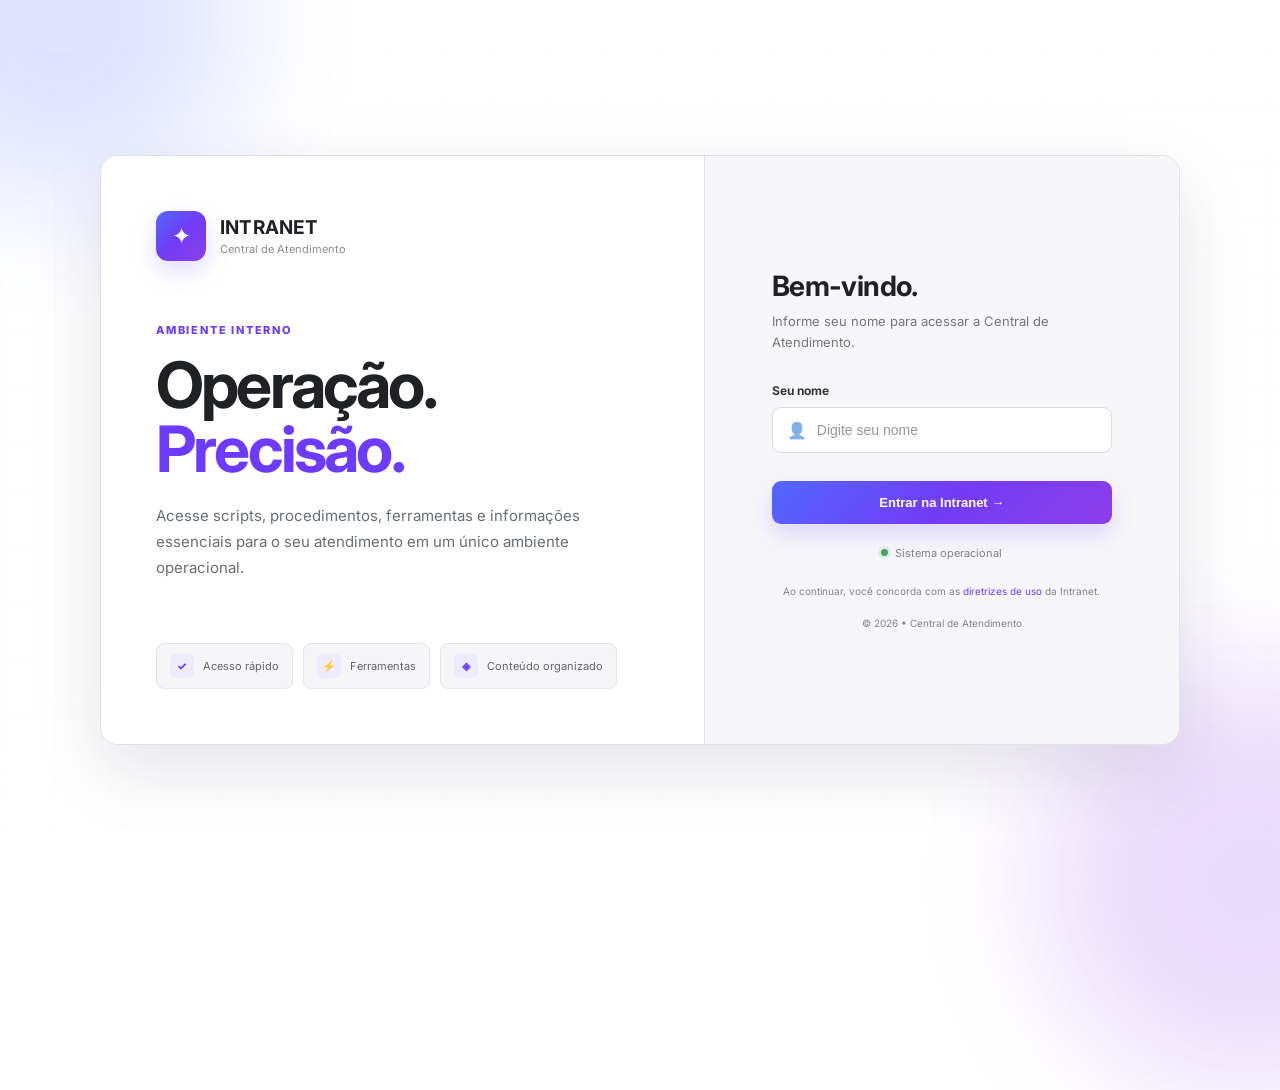
<file: index.html>
<!DOCTYPE html>
<html lang="pt-BR">
<head>
<meta charset="UTF-8">
<meta name="viewport" content="width=device-width, initial-scale=1.0">
<title>Intranet | Login</title>
<link rel="icon" type="image/svg+xml" href="data:image/svg+xml,%3Csvg xmlns='http://www.w3.org/2000/svg' viewBox='0 0 64 64'%3E%3Crect width='64' height='64' rx='16' fill='%236C3BFF'/%3E%3Cpath d='M16 20c0-4.4 3.6-8 8-8h16c4.4 0 8 3.6 8 8v13c0 4.4-3.6 8-8 8H30l-10 9v-9h-4c-4.4 0-8-3.6-8-8V20z' fill='white'/%3E%3Cpath d='M22 25h20M22 31h13' stroke='%23E9EBEE' stroke-width='4' stroke-linecap='round'/%3E%3C/svg%3E">
<link rel="preconnect" href="https://fonts.googleapis.com">
<link rel="preconnect" href="https://fonts.gstatic.com" crossorigin>
<link href="https://fonts.googleapis.com/css2?family=Inter:wght@400;500;600;700;800&display=swap" rel="stylesheet">
<style>
*{margin:0;padding:0;box-sizing:border-box}
html,body{width:100%;height:100%}
:root{
 --bg:#fff;--surface:#fff;--surface-2:#f7f7f9;--text:#202124;--text-2:#686b73;
 --border:#e1e2e6;--primary:#6C3BFF;--primary-2:#713CF5;
}
body{font-family:Inter,"Segoe UI",Arial,sans-serif;overflow:hidden;color:var(--text);background:var(--bg)}
.login-page{position:relative;width:100%;height:100vh;display:flex;align-items:center;justify-content:center;background:#fff;padding:20px}
.background-glow{position:absolute;border-radius:50%;filter:blur(65px);pointer-events:none;opacity:.18}
.glow-1{width:360px;height:360px;top:-160px;left:-120px;background:#5268FF}
.glow-2{width:420px;height:420px;right:-180px;bottom:-190px;background:#8B3FE8}
.grid{position:absolute;inset:0;opacity:.35;background-image:linear-gradient(rgba(108,59,255,.04) 1px,transparent 1px),linear-gradient(90deg,rgba(108,59,255,.04) 1px,transparent 1px);background-size:55px 55px;mask-image:linear-gradient(to bottom,transparent,black 20%,black 80%,transparent)}
.login-container{position:relative;z-index:2;width:min(1080px,92%);min-height:590px;display:grid;grid-template-columns:1.12fr .88fr;border:1px solid var(--border);border-radius:18px;overflow:hidden;background:#fff;box-shadow:0 25px 70px rgba(40,35,70,.12)}
.brand-section{position:relative;display:flex;flex-direction:column;justify-content:space-between;padding:55px;background:#fff;border-right:1px solid var(--border)}
.logo{display:flex;align-items:center;gap:14px}.logo-icon{width:50px;height:50px;display:flex;align-items:center;justify-content:center;border-radius:12px;font-size:23px;background:linear-gradient(135deg,#5268FF,#713CF5,#8B3FE8);color:#fff;box-shadow:0 10px 25px rgba(108,59,255,.18)}.logo-text strong{display:block;font-size:19px;letter-spacing:.2px}.logo-text span{display:block;margin-top:3px;font-size:11px;color:#898c94}
.hero-text{max-width:520px}.hero-text .eyebrow{margin-bottom:16px;font-size:11px;font-weight:800;letter-spacing:1.8px;text-transform:uppercase;color:var(--primary)}.hero-text h1{font-size:clamp(42px,5vw,66px);line-height:1;letter-spacing:-2.8px;margin-bottom:22px;color:#202124}.hero-text h1 span{display:block;color:var(--primary)}.hero-text p{max-width:450px;font-size:15px;line-height:1.75;color:#696d75}
.features{display:flex;gap:10px;flex-wrap:wrap}.feature{display:flex;align-items:center;gap:9px;padding:10px 13px;border-radius:8px;background:#f6f6f8;border:1px solid #e5e6e9;font-size:11px;color:#62656d}.feature-icon{width:24px;height:24px;display:flex;align-items:center;justify-content:center;border-radius:6px;background:#eeebff;color:var(--primary);font-weight:800}
.login-section{display:flex;align-items:center;justify-content:center;padding:50px;background:#f7f7f9}.login-box{width:100%;max-width:340px}.login-box h2{margin-bottom:8px;font-size:28px;letter-spacing:-.6px;color:#202124}.login-description{margin-bottom:30px;font-size:13px;line-height:1.6;color:#73767e}.input-group{margin-bottom:18px}.input-group label{display:block;margin-bottom:9px;font-size:12px;font-weight:700;color:#34363b}.input-wrapper{position:relative}.input-wrapper span{position:absolute;left:15px;top:50%;transform:translateY(-50%);font-size:16px;opacity:.55}.input-wrapper input{width:100%;padding:14px 15px 14px 44px;border-radius:9px;border:1px solid #dcdde2;outline:none;color:#202124;font-size:14px;background:#fff;transition:.2s}.input-wrapper input::placeholder{color:#9699a1}.input-wrapper input:focus{border-color:var(--primary);box-shadow:0 0 0 3px rgba(108,59,255,.10)}.login-button{width:100%;margin-top:10px;padding:14px;border:0;border-radius:9px;cursor:pointer;color:#fff;font-size:13px;font-weight:800;background:linear-gradient(135deg,#5268FF,#713CF5,#8B3FE8);box-shadow:0 10px 22px rgba(108,59,255,.18);transition:.2s}.login-button:hover{filter:brightness(1.04);transform:translateY(-1px)}.system-status{display:flex;align-items:center;justify-content:center;gap:7px;margin-top:22px;font-size:11px;color:#7f838b}.status-dot{width:7px;height:7px;border-radius:50%;background:#45A65A;box-shadow:0 0 0 3px rgba(69,166,90,.12)}.login-footer{margin-top:23px;text-align:center;font-size:10px;line-height:1.6;color:#80838b}.login-footer a{color:var(--primary);text-decoration:none}.login-footer a:hover{text-decoration:underline}
@media(max-width:850px){body{overflow:auto}.login-page{min-height:100vh;height:auto;padding:25px 0}.login-container{grid-template-columns:1fr;min-height:auto}.brand-section{padding:40px;min-height:400px;border-right:0;border-bottom:1px solid var(--border)}.hero-text h1{font-size:46px}.login-section{padding:40px}}@media(max-width:500px){.login-container{width:94%;border-radius:14px}.brand-section{padding:30px;min-height:360px}.login-section{padding:30px}.hero-text h1{font-size:38px;letter-spacing:-2px}.features{display:none}}
</style>
</head>
<body>
<div class="login-page"><div class="background-glow glow-1"></div><div class="background-glow glow-2"></div><div class="grid"></div><main class="login-container"><section class="brand-section"><div class="logo"><div class="logo-icon">✦</div><div class="logo-text"><strong>INTRANET</strong><span>Central de Atendimento</span></div></div><div class="hero-text"><div class="eyebrow">Ambiente interno</div><h1>Operação.<span>Precisão.</span></h1><p>Acesse scripts, procedimentos, ferramentas e informações essenciais para o seu atendimento em um único ambiente operacional.</p></div><div class="features"><div class="feature"><div class="feature-icon">✓</div>Acesso rápido</div><div class="feature"><div class="feature-icon">⚡</div>Ferramentas</div><div class="feature"><div class="feature-icon">◈</div>Conteúdo organizado</div></div></section><section class="login-section"><div class="login-box"><h2>Bem-vindo.</h2><p class="login-description">Informe seu nome para acessar a Central de Atendimento.</p><form id="loginForm"><div class="input-group"><label for="nome">Seu nome</label><div class="input-wrapper"><span>👤</span><input type="text" id="nome" placeholder="Digite seu nome" autocomplete="name" maxlength="80" required></div></div><button type="submit" class="login-button">Entrar na Intranet →</button></form><div class="system-status"><span class="status-dot"></span>Sistema operacional</div><div class="login-footer">Ao continuar, você concorda com as <a href="diretrizes.html" id="diretrizes">diretrizes de uso</a> da Intranet.<br><br>© 2026 • Central de Atendimento</div></div></section></main></div>
<script>
const form=document.getElementById('loginForm');const nome=document.getElementById('nome');const saved=localStorage.getItem('usuarioIntranet');if(saved)nome.value=saved;
form.addEventListener('submit',function(event){event.preventDefault();const valor=nome.value.trim();if(!valor){nome.focus();return;}localStorage.setItem('usuarioIntranet',valor);window.location.href='central.html';});
</script>
</body>
</html>
</file>
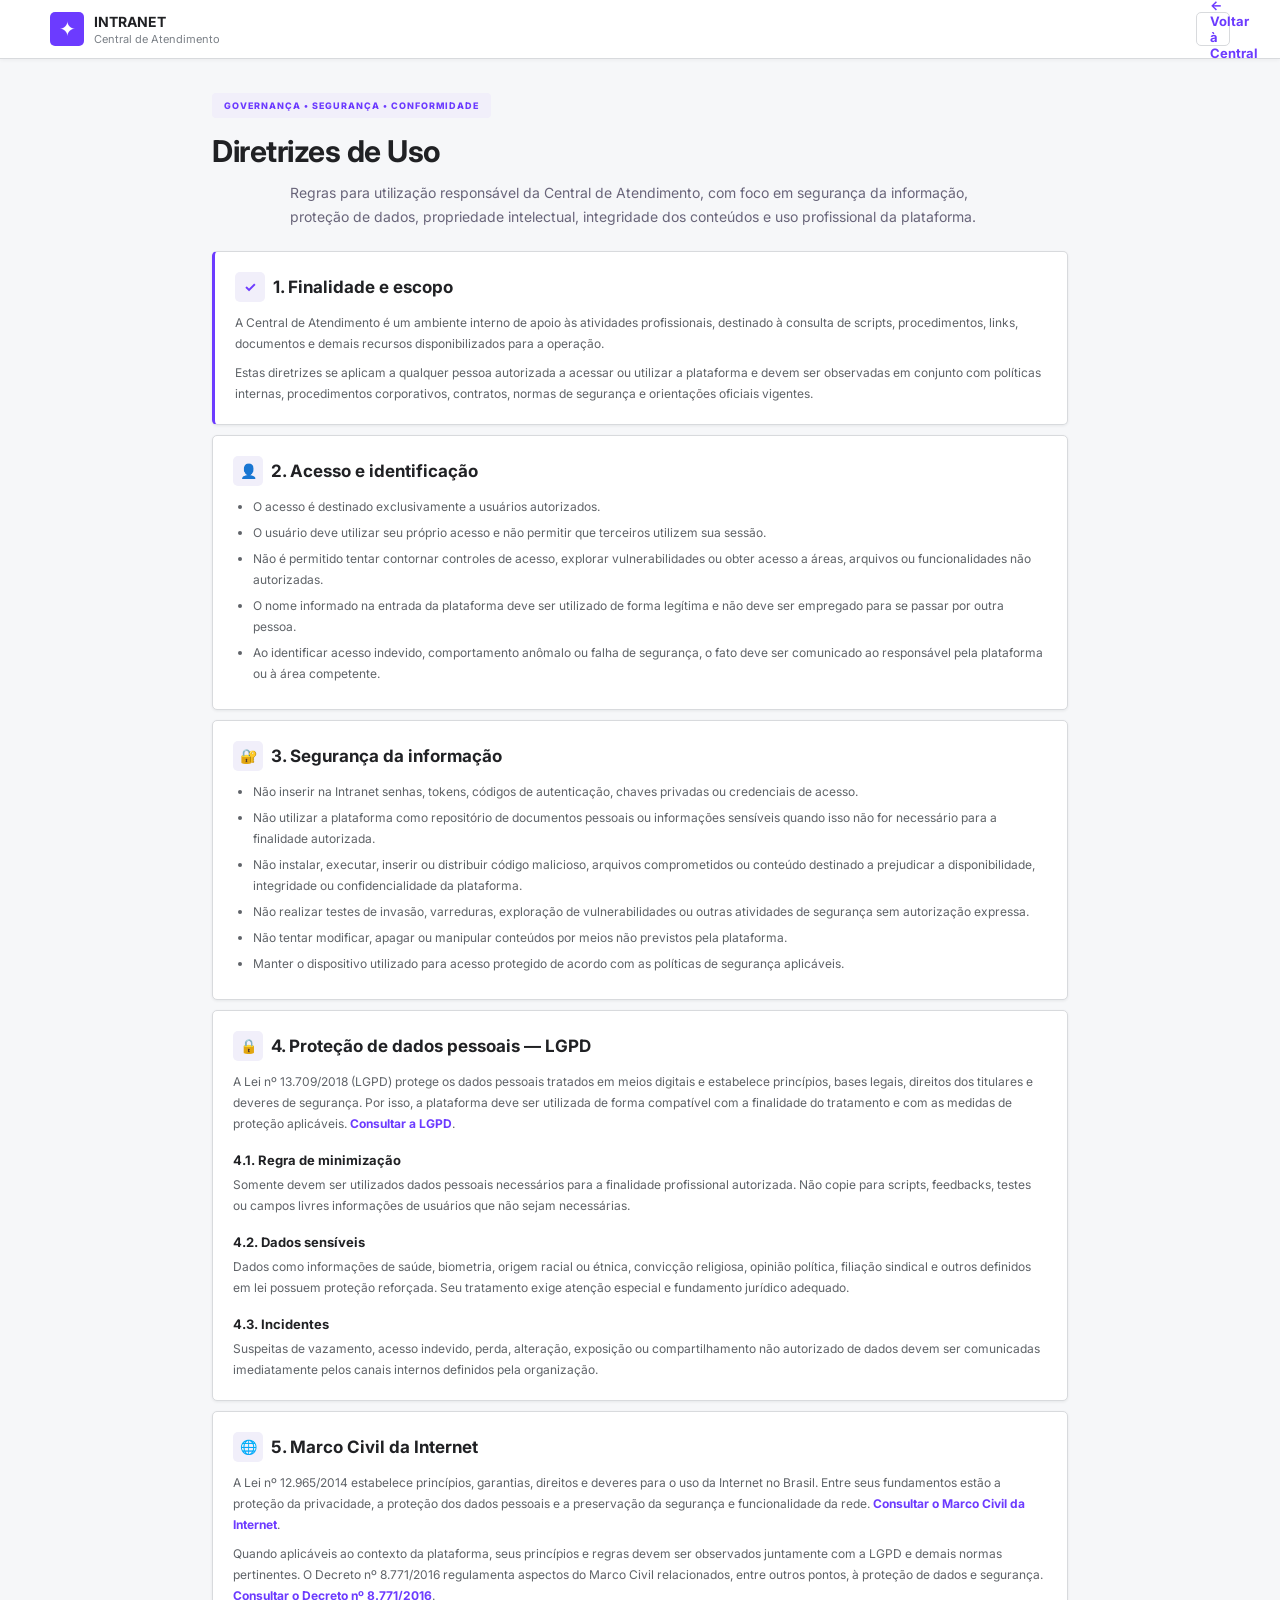
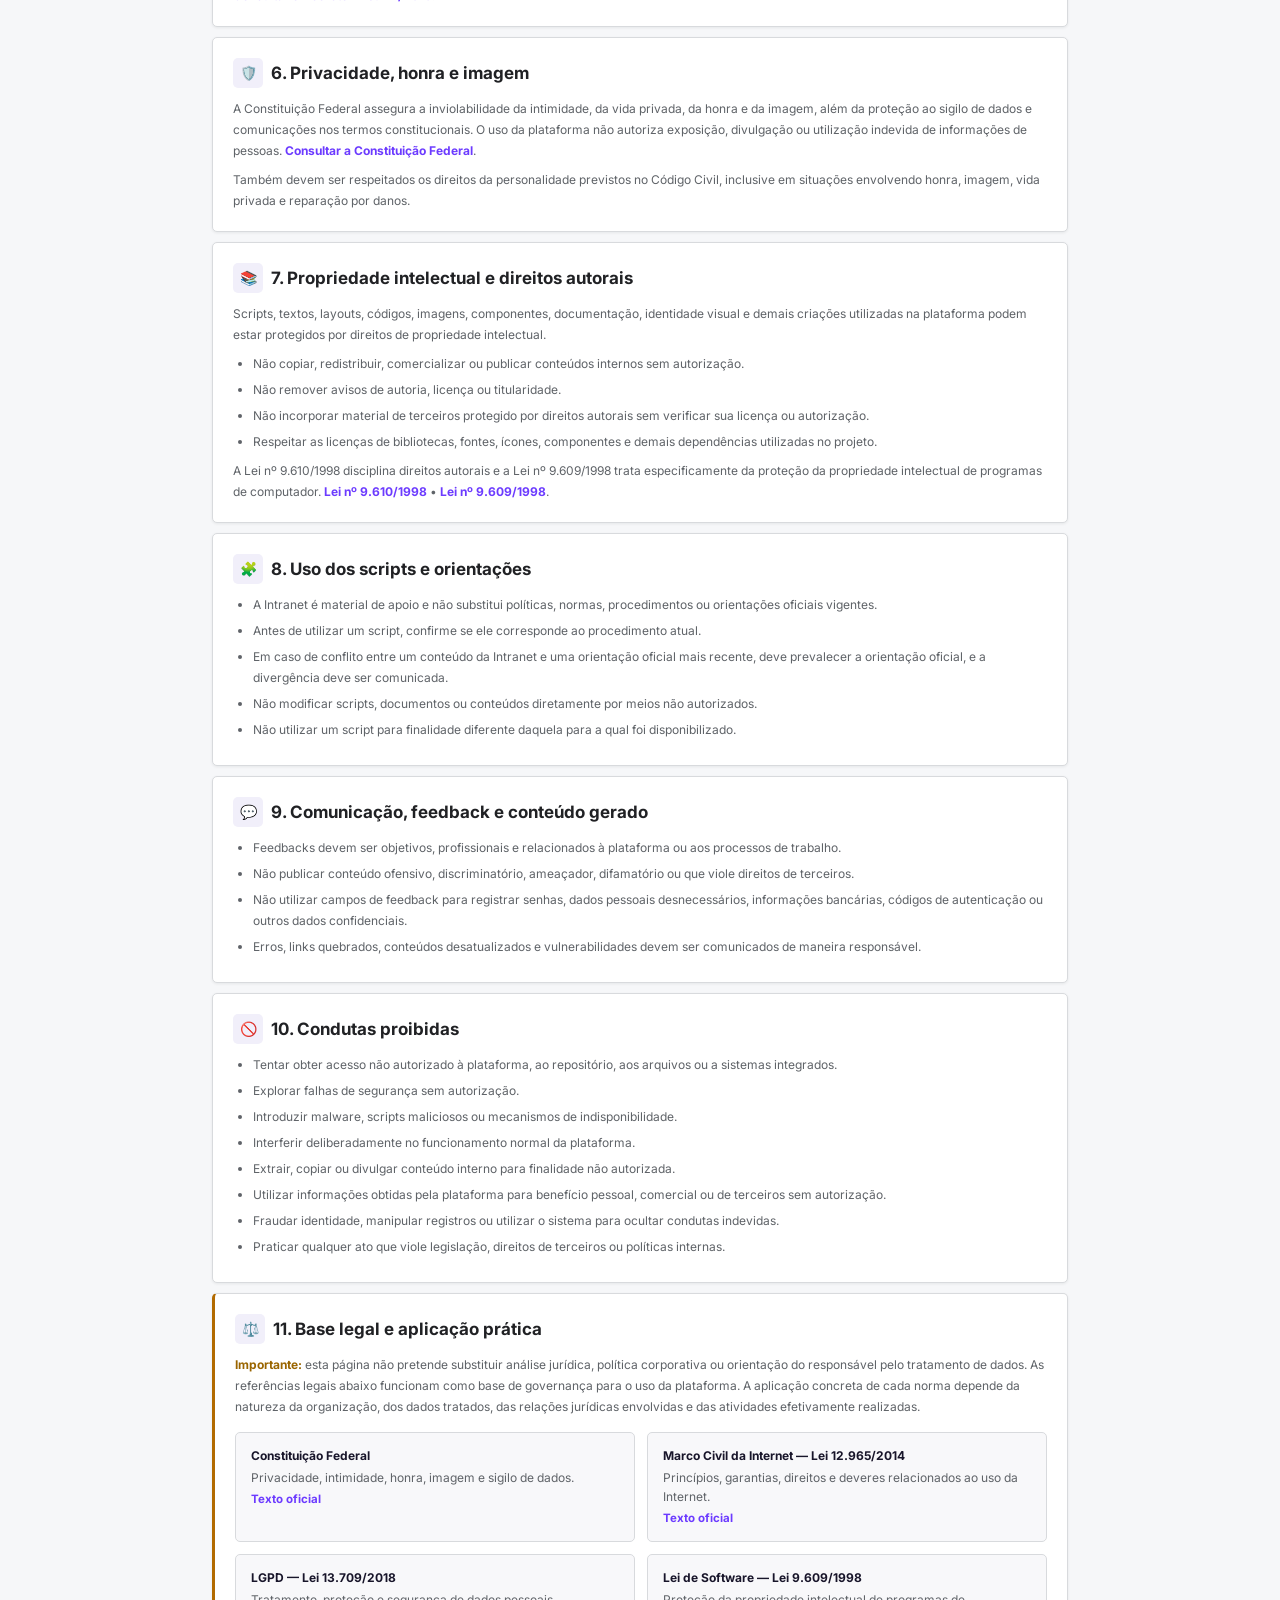
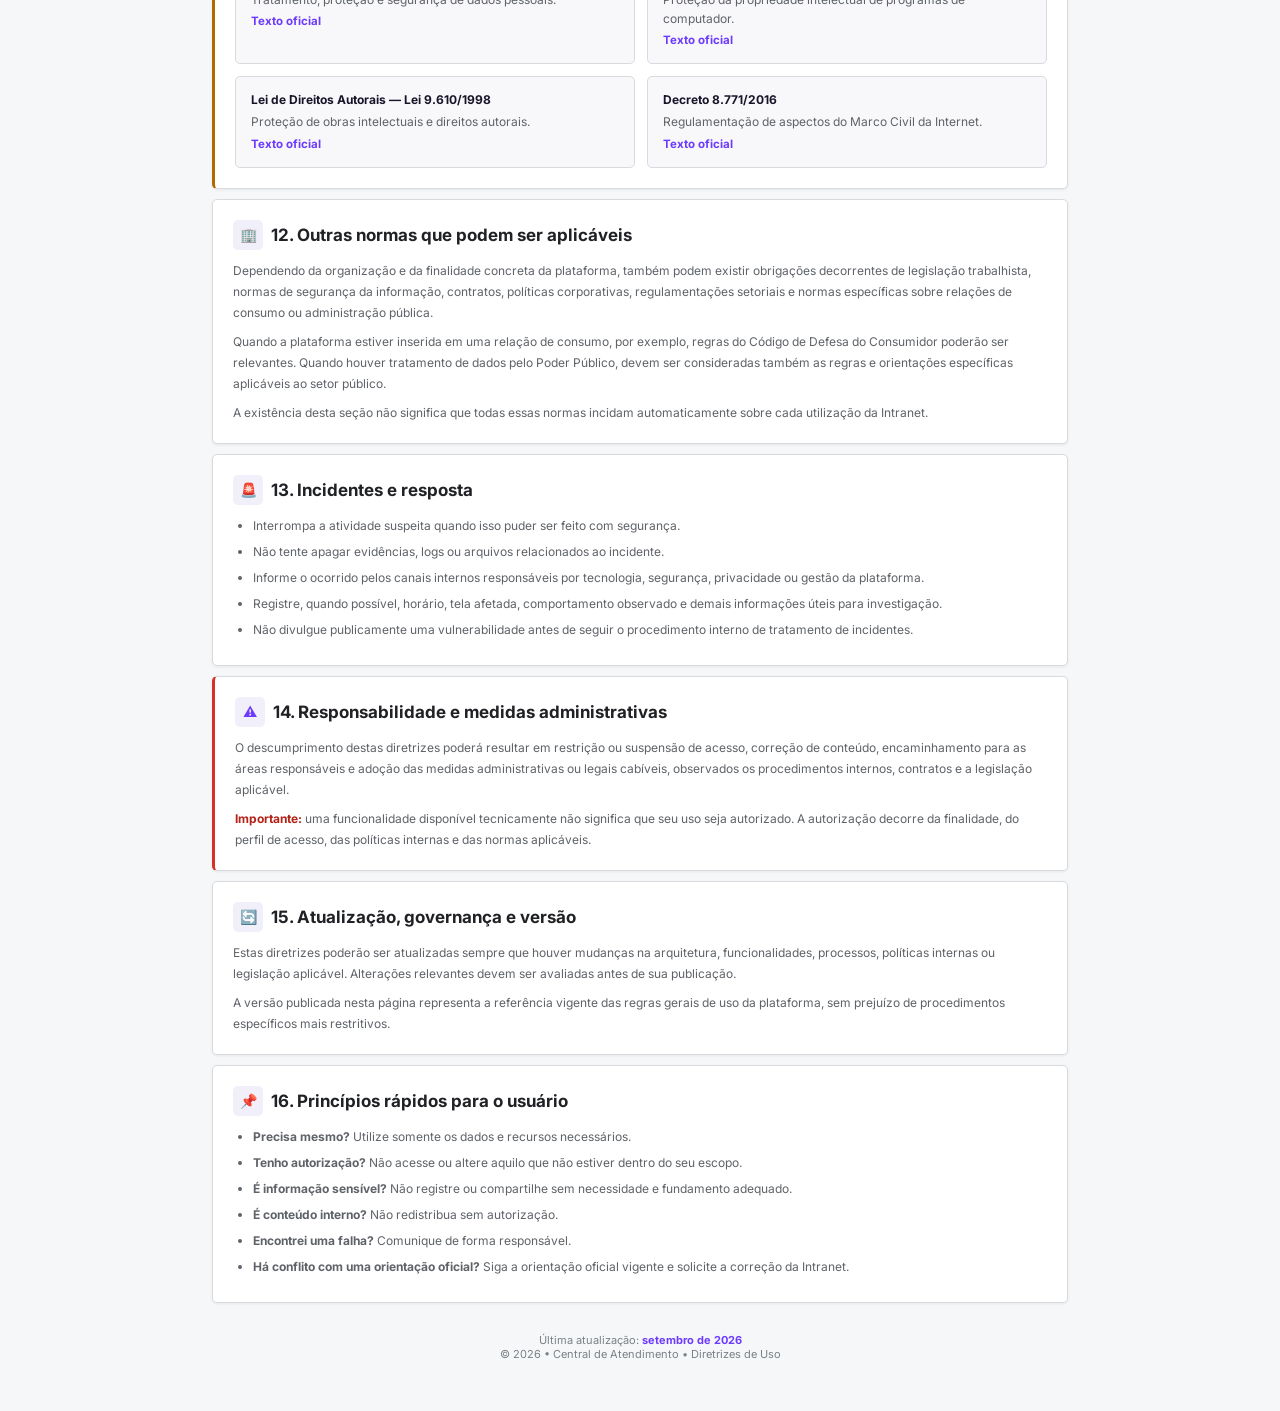
<file: diretrizes.html>
<!DOCTYPE html>
<html lang="pt-BR">
<head>
<meta charset="UTF-8">
<meta name="viewport" content="width=device-width, initial-scale=1.0">
<title>Diretrizes de Uso | Intranet</title>
<link rel="icon" type="image/svg+xml" href="data:image/svg+xml,%3Csvg xmlns='http://www.w3.org/2000/svg' viewBox='0 0 64 64'%3E%3Crect width='64' height='64' rx='16' fill='%236C3BFF'/%3E%3Cpath d='M16 20c0-4.4 3.6-8 8-8h16c4.4 0 8 3.6 8 8v13c0 4.4-3.6 8-8 8H30l-10 9v-9h-4c-4.4 0-8-3.6-8-8V20z' fill='white'/%3E%3Cpath d='M22 25h20M22 31h13' stroke='%23B9A7FF' stroke-width='4' stroke-linecap='round'/%3E%3C/svg%3E">
<link rel="preconnect" href="https://fonts.googleapis.com">
<link rel="preconnect" href="https://fonts.gstatic.com" crossorigin>
<link href="https://fonts.googleapis.com/css2?family=Inter:wght@400;500;600;700;800&display=swap" rel="stylesheet">
<style>
*{box-sizing:border-box;margin:0;padding:0}
:root{--primary:#6C3BFF;--primary-dark:#4C20D8;--gradient:linear-gradient(135deg,#5268FF 0%,#713CF5 48%,#8B3FE8 100%);--bg:#F5F4FF;--surface:#fff;--surface-soft:#FAF9FF;--text:#242038;--strong:#18152A;--muted:#69657A;--muted-2:#89859A;--border:rgba(105,83,180,.12);--border-strong:rgba(105,83,180,.18);--shadow:0 20px 55px rgba(72,52,160,.10);--warning:#9A6500;--warning-bg:#FFF8E7;--danger:#B42318;--danger-bg:#FFF0EE}
body{font-family:'Inter',-apple-system,BlinkMacSystemFont,'Segoe UI',sans-serif;background:radial-gradient(700px 400px at 90% -10%,rgba(139,92,255,.12),transparent 70%),var(--bg);color:var(--text);min-height:100vh;-webkit-font-smoothing:antialiased}
.header{background:rgba(255,255,255,.9);border-bottom:1px solid var(--border);padding:18px 28px;position:sticky;top:0;z-index:5;backdrop-filter:blur(16px)}
.header-inner{max-width:1050px;margin:auto;display:flex;align-items:center;justify-content:space-between;gap:20px}.brand{display:flex;align-items:center;gap:12px}.icon{width:42px;height:42px;border-radius:12px;background:var(--gradient);display:grid;place-items:center;color:#fff;font-size:20px;box-shadow:0 8px 22px rgba(108,59,255,.22)}.brand strong{display:block;color:var(--strong);font-size:15px}.brand span{display:block;color:var(--muted-2);font-size:11px;margin-top:2px}.back{display:inline-flex;align-items:center;gap:7px;text-decoration:none;color:var(--primary);font-size:13px;font-weight:700;padding:9px 13px;border:1px solid var(--border);border-radius:10px;background:var(--surface)}.back:hover{background:#F0EEFA}
main{max-width:900px;margin:0 auto;padding:55px 22px 70px}.hero{text-align:center;margin-bottom:35px}.eyebrow{display:inline-block;padding:7px 12px;border-radius:999px;background:#EEE9FF;color:var(--primary);font-size:11px;font-weight:800;text-transform:uppercase;letter-spacing:.8px;margin-bottom:15px}.hero h1{font-size:clamp(30px,5vw,44px);letter-spacing:-1.5px;color:var(--strong);margin-bottom:12px}.hero p{max-width:700px;margin:auto;color:var(--muted);font-size:14px;line-height:1.7}
.card{background:var(--surface);border:1px solid var(--border);border-radius:18px;padding:28px;margin-bottom:16px;box-shadow:var(--shadow)}.card h2{font-size:17px;color:var(--strong);margin-bottom:10px}.card h2 span{display:inline-grid;place-items:center;width:30px;height:30px;border-radius:9px;background:#F0EEFA;color:var(--primary);margin-right:8px;font-size:14px}.card h3{font-size:13px;color:var(--strong);margin:18px 0 6px}.card p,.card li{font-size:13px;line-height:1.75;color:var(--muted)}.card ul{padding-left:20px;margin-top:8px}.card li{margin:5px 0}.card a{color:var(--primary);font-weight:700;text-decoration:none}.card a:hover{text-decoration:underline}.highlight{border-left:4px solid var(--primary);background:linear-gradient(135deg,#FAF9FF,#fff)}.notice{border-left:4px solid #D49A00;background:var(--warning-bg)}.notice strong{color:var(--warning)}.danger{border-left:4px solid #D14336;background:var(--danger-bg)}.danger strong{color:var(--danger)}.legal-grid{display:grid;grid-template-columns:repeat(2,1fr);gap:12px;margin-top:15px}.legal-item{border:1px solid var(--border);border-radius:12px;padding:15px;background:var(--surface-soft)}.legal-item strong{display:block;color:var(--strong);font-size:12px;margin-bottom:5px}.legal-item p{font-size:11.5px;line-height:1.6}.legal-item a{font-size:11.5px}.footer{text-align:center;color:var(--muted-2);font-size:11px;margin-top:30px}.footer strong{color:var(--primary)}
@media(max-width:650px){.legal-grid{grid-template-columns:1fr}}
@media(max-width:600px){.header{padding:14px 16px}.brand span{display:none}main{padding:35px 15px 50px}.card{padding:22px}.back{font-size:12px}}
</style>
<link rel="stylesheet" href="assets/css/pages.css">
</head>
<body>
<header class="header"><div class="header-inner"><div class="brand"><div class="icon">✦</div><div><strong>INTRANET</strong><span>Central de Atendimento</span></div></div><a class="back" href="central.html">← Voltar à Central</a></div></header>
<main>
<section class="hero"><div class="eyebrow">Governança • Segurança • Conformidade</div><h1>Diretrizes de Uso</h1><p>Regras para utilização responsável da Central de Atendimento, com foco em segurança da informação, proteção de dados, propriedade intelectual, integridade dos conteúdos e uso profissional da plataforma.</p></section>

<section class="card highlight"><h2><span>✓</span>1. Finalidade e escopo</h2><p>A Central de Atendimento é um ambiente interno de apoio às atividades profissionais, destinado à consulta de scripts, procedimentos, links, documentos e demais recursos disponibilizados para a operação.</p><p style="margin-top:8px">Estas diretrizes se aplicam a qualquer pessoa autorizada a acessar ou utilizar a plataforma e devem ser observadas em conjunto com políticas internas, procedimentos corporativos, contratos, normas de segurança e orientações oficiais vigentes.</p></section>

<section class="card"><h2><span>👤</span>2. Acesso e identificação</h2><ul><li>O acesso é destinado exclusivamente a usuários autorizados.</li><li>O usuário deve utilizar seu próprio acesso e não permitir que terceiros utilizem sua sessão.</li><li>Não é permitido tentar contornar controles de acesso, explorar vulnerabilidades ou obter acesso a áreas, arquivos ou funcionalidades não autorizadas.</li><li>O nome informado na entrada da plataforma deve ser utilizado de forma legítima e não deve ser empregado para se passar por outra pessoa.</li><li>Ao identificar acesso indevido, comportamento anômalo ou falha de segurança, o fato deve ser comunicado ao responsável pela plataforma ou à área competente.</li></ul></section>

<section class="card"><h2><span>🔐</span>3. Segurança da informação</h2><ul><li>Não inserir na Intranet senhas, tokens, códigos de autenticação, chaves privadas ou credenciais de acesso.</li><li>Não utilizar a plataforma como repositório de documentos pessoais ou informações sensíveis quando isso não for necessário para a finalidade autorizada.</li><li>Não instalar, executar, inserir ou distribuir código malicioso, arquivos comprometidos ou conteúdo destinado a prejudicar a disponibilidade, integridade ou confidencialidade da plataforma.</li><li>Não realizar testes de invasão, varreduras, exploração de vulnerabilidades ou outras atividades de segurança sem autorização expressa.</li><li>Não tentar modificar, apagar ou manipular conteúdos por meios não previstos pela plataforma.</li><li>Manter o dispositivo utilizado para acesso protegido de acordo com as políticas de segurança aplicáveis.</li></ul></section>

<section class="card"><h2><span>🔒</span>4. Proteção de dados pessoais — LGPD</h2><p>A Lei nº 13.709/2018 (LGPD) protege os dados pessoais tratados em meios digitais e estabelece princípios, bases legais, direitos dos titulares e deveres de segurança. Por isso, a plataforma deve ser utilizada de forma compatível com a finalidade do tratamento e com as medidas de proteção aplicáveis. <a href="https://www.planalto.gov.br/ccivil_03/_ato2015-2018/2018/lei/l13709.htm" target="_blank" rel="noopener noreferrer">Consultar a LGPD</a>.</p>
<h3>4.1. Regra de minimização</h3><p>Somente devem ser utilizados dados pessoais necessários para a finalidade profissional autorizada. Não copie para scripts, feedbacks, testes ou campos livres informações de usuários que não sejam necessárias.</p>
<h3>4.2. Dados sensíveis</h3><p>Dados como informações de saúde, biometria, origem racial ou étnica, convicção religiosa, opinião política, filiação sindical e outros definidos em lei possuem proteção reforçada. Seu tratamento exige atenção especial e fundamento jurídico adequado.</p>
<h3>4.3. Incidentes</h3><p>Suspeitas de vazamento, acesso indevido, perda, alteração, exposição ou compartilhamento não autorizado de dados devem ser comunicadas imediatamente pelos canais internos definidos pela organização.</p></section>

<section class="card"><h2><span>🌐</span>5. Marco Civil da Internet</h2><p>A Lei nº 12.965/2014 estabelece princípios, garantias, direitos e deveres para o uso da Internet no Brasil. Entre seus fundamentos estão a proteção da privacidade, a proteção dos dados pessoais e a preservação da segurança e funcionalidade da rede. <a href="https://planalto.gov.br/ccivil_03/_ato2011-2014/2014/lei/l12965.htm" target="_blank" rel="noopener noreferrer">Consultar o Marco Civil da Internet</a>.</p><p style="margin-top:8px">Quando aplicáveis ao contexto da plataforma, seus princípios e regras devem ser observados juntamente com a LGPD e demais normas pertinentes. O Decreto nº 8.771/2016 regulamenta aspectos do Marco Civil relacionados, entre outros pontos, à proteção de dados e segurança. <a href="https://www.planalto.gov.br/ccivil_03/_ato2015-2018/2016/decreto/d8771.htm" target="_blank" rel="noopener noreferrer">Consultar o Decreto nº 8.771/2016</a>.</p></section>

<section class="card"><h2><span>🛡️</span>6. Privacidade, honra e imagem</h2><p>A Constituição Federal assegura a inviolabilidade da intimidade, da vida privada, da honra e da imagem, além da proteção ao sigilo de dados e comunicações nos termos constitucionais. O uso da plataforma não autoriza exposição, divulgação ou utilização indevida de informações de pessoas. <a href="https://www.planalto.gov.br/ccivil_03/constituicao/constituicaocompilado.htm" target="_blank" rel="noopener noreferrer">Consultar a Constituição Federal</a>.</p><p style="margin-top:8px">Também devem ser respeitados os direitos da personalidade previstos no Código Civil, inclusive em situações envolvendo honra, imagem, vida privada e reparação por danos.</p></section>

<section class="card"><h2><span>📚</span>7. Propriedade intelectual e direitos autorais</h2><p>Scripts, textos, layouts, códigos, imagens, componentes, documentação, identidade visual e demais criações utilizadas na plataforma podem estar protegidos por direitos de propriedade intelectual.</p><ul><li>Não copiar, redistribuir, comercializar ou publicar conteúdos internos sem autorização.</li><li>Não remover avisos de autoria, licença ou titularidade.</li><li>Não incorporar material de terceiros protegido por direitos autorais sem verificar sua licença ou autorização.</li><li>Respeitar as licenças de bibliotecas, fontes, ícones, componentes e demais dependências utilizadas no projeto.</li></ul><p style="margin-top:8px">A Lei nº 9.610/1998 disciplina direitos autorais e a Lei nº 9.609/1998 trata especificamente da proteção da propriedade intelectual de programas de computador. <a href="https://planalto.gov.br/ccivil_03/leis/l9610.htm" target="_blank" rel="noopener noreferrer">Lei nº 9.610/1998</a> • <a href="https://planalto.gov.br/ccivil_03/leis/l9609.htm" target="_blank" rel="noopener noreferrer">Lei nº 9.609/1998</a>.</p></section>

<section class="card"><h2><span>🧩</span>8. Uso dos scripts e orientações</h2><ul><li>A Intranet é material de apoio e não substitui políticas, normas, procedimentos ou orientações oficiais vigentes.</li><li>Antes de utilizar um script, confirme se ele corresponde ao procedimento atual.</li><li>Em caso de conflito entre um conteúdo da Intranet e uma orientação oficial mais recente, deve prevalecer a orientação oficial, e a divergência deve ser comunicada.</li><li>Não modificar scripts, documentos ou conteúdos diretamente por meios não autorizados.</li><li>Não utilizar um script para finalidade diferente daquela para a qual foi disponibilizado.</li></ul></section>

<section class="card"><h2><span>💬</span>9. Comunicação, feedback e conteúdo gerado</h2><ul><li>Feedbacks devem ser objetivos, profissionais e relacionados à plataforma ou aos processos de trabalho.</li><li>Não publicar conteúdo ofensivo, discriminatório, ameaçador, difamatório ou que viole direitos de terceiros.</li><li>Não utilizar campos de feedback para registrar senhas, dados pessoais desnecessários, informações bancárias, códigos de autenticação ou outros dados confidenciais.</li><li>Erros, links quebrados, conteúdos desatualizados e vulnerabilidades devem ser comunicados de maneira responsável.</li></ul></section>

<section class="card"><h2><span>🚫</span>10. Condutas proibidas</h2><ul><li>Tentar obter acesso não autorizado à plataforma, ao repositório, aos arquivos ou a sistemas integrados.</li><li>Explorar falhas de segurança sem autorização.</li><li>Introduzir malware, scripts maliciosos ou mecanismos de indisponibilidade.</li><li>Interferir deliberadamente no funcionamento normal da plataforma.</li><li>Extrair, copiar ou divulgar conteúdo interno para finalidade não autorizada.</li><li>Utilizar informações obtidas pela plataforma para benefício pessoal, comercial ou de terceiros sem autorização.</li><li>Fraudar identidade, manipular registros ou utilizar o sistema para ocultar condutas indevidas.</li><li>Praticar qualquer ato que viole legislação, direitos de terceiros ou políticas internas.</li></ul></section>

<section class="card notice"><h2><span>⚖️</span>11. Base legal e aplicação prática</h2><p><strong>Importante:</strong> esta página não pretende substituir análise jurídica, política corporativa ou orientação do responsável pelo tratamento de dados. As referências legais abaixo funcionam como base de governança para o uso da plataforma. A aplicação concreta de cada norma depende da natureza da organização, dos dados tratados, das relações jurídicas envolvidas e das atividades efetivamente realizadas.</p>
<div class="legal-grid">
<div class="legal-item"><strong>Constituição Federal</strong><p>Privacidade, intimidade, honra, imagem e sigilo de dados.</p><a href="https://www.planalto.gov.br/ccivil_03/constituicao/constituicaocompilado.htm" target="_blank" rel="noopener noreferrer">Texto oficial</a></div>
<div class="legal-item"><strong>Marco Civil da Internet — Lei 12.965/2014</strong><p>Princípios, garantias, direitos e deveres relacionados ao uso da Internet.</p><a href="https://planalto.gov.br/ccivil_03/_ato2011-2014/2014/lei/l12965.htm" target="_blank" rel="noopener noreferrer">Texto oficial</a></div>
<div class="legal-item"><strong>LGPD — Lei 13.709/2018</strong><p>Tratamento, proteção e segurança de dados pessoais.</p><a href="https://www.planalto.gov.br/ccivil_03/_ato2015-2018/2018/lei/l13709.htm" target="_blank" rel="noopener noreferrer">Texto oficial</a></div>
<div class="legal-item"><strong>Lei de Software — Lei 9.609/1998</strong><p>Proteção da propriedade intelectual de programas de computador.</p><a href="https://planalto.gov.br/ccivil_03/leis/l9609.htm" target="_blank" rel="noopener noreferrer">Texto oficial</a></div>
<div class="legal-item"><strong>Lei de Direitos Autorais — Lei 9.610/1998</strong><p>Proteção de obras intelectuais e direitos autorais.</p><a href="https://planalto.gov.br/ccivil_03/leis/l9610.htm" target="_blank" rel="noopener noreferrer">Texto oficial</a></div>
<div class="legal-item"><strong>Decreto 8.771/2016</strong><p>Regulamentação de aspectos do Marco Civil da Internet.</p><a href="https://www.planalto.gov.br/ccivil_03/_ato2015-2018/2016/decreto/d8771.htm" target="_blank" rel="noopener noreferrer">Texto oficial</a></div>
</div></section>

<section class="card"><h2><span>🏢</span>12. Outras normas que podem ser aplicáveis</h2><p>Dependendo da organização e da finalidade concreta da plataforma, também podem existir obrigações decorrentes de legislação trabalhista, normas de segurança da informação, contratos, políticas corporativas, regulamentações setoriais e normas específicas sobre relações de consumo ou administração pública.</p><p style="margin-top:8px">Quando a plataforma estiver inserida em uma relação de consumo, por exemplo, regras do Código de Defesa do Consumidor poderão ser relevantes. Quando houver tratamento de dados pelo Poder Público, devem ser consideradas também as regras e orientações específicas aplicáveis ao setor público.</p><p style="margin-top:8px">A existência desta seção não significa que todas essas normas incidam automaticamente sobre cada utilização da Intranet.</p></section>

<section class="card"><h2><span>🚨</span>13. Incidentes e resposta</h2><ul><li>Interrompa a atividade suspeita quando isso puder ser feito com segurança.</li><li>Não tente apagar evidências, logs ou arquivos relacionados ao incidente.</li><li>Informe o ocorrido pelos canais internos responsáveis por tecnologia, segurança, privacidade ou gestão da plataforma.</li><li>Registre, quando possível, horário, tela afetada, comportamento observado e demais informações úteis para investigação.</li><li>Não divulgue publicamente uma vulnerabilidade antes de seguir o procedimento interno de tratamento de incidentes.</li></ul></section>

<section class="card danger"><h2><span>⚠️</span>14. Responsabilidade e medidas administrativas</h2><p>O descumprimento destas diretrizes poderá resultar em restrição ou suspensão de acesso, correção de conteúdo, encaminhamento para as áreas responsáveis e adoção das medidas administrativas ou legais cabíveis, observados os procedimentos internos, contratos e a legislação aplicável.</p><p style="margin-top:8px"><strong>Importante:</strong> uma funcionalidade disponível tecnicamente não significa que seu uso seja autorizado. A autorização decorre da finalidade, do perfil de acesso, das políticas internas e das normas aplicáveis.</p></section>

<section class="card"><h2><span>🔄</span>15. Atualização, governança e versão</h2><p>Estas diretrizes poderão ser atualizadas sempre que houver mudanças na arquitetura, funcionalidades, processos, políticas internas ou legislação aplicável. Alterações relevantes devem ser avaliadas antes de sua publicação.</p><p style="margin-top:8px">A versão publicada nesta página representa a referência vigente das regras gerais de uso da plataforma, sem prejuízo de procedimentos específicos mais restritivos.</p></section>

<section class="card"><h2><span>📌</span>16. Princípios rápidos para o usuário</h2><ul><li><strong>Precisa mesmo?</strong> Utilize somente os dados e recursos necessários.</li><li><strong>Tenho autorização?</strong> Não acesse ou altere aquilo que não estiver dentro do seu escopo.</li><li><strong>É informação sensível?</strong> Não registre ou compartilhe sem necessidade e fundamento adequado.</li><li><strong>É conteúdo interno?</strong> Não redistribua sem autorização.</li><li><strong>Encontrei uma falha?</strong> Comunique de forma responsável.</li><li><strong>Há conflito com uma orientação oficial?</strong> Siga a orientação oficial vigente e solicite a correção da Intranet.</li></ul></section>

<div class="footer">Última atualização: <strong>setembro de 2026</strong><br>© 2026 • Central de Atendimento • Diretrizes de Uso</div>
</main>
</body>
</html>
</file>
<file: assets/css/pages.css>
/* =========================================================
   PÁGINAS INTERNAS — VISUAL OPERACIONAL V2
   Links rápidos • Mural • Novidades • Diretrizes
========================================================= */
:root{
  --page-bg:#f6f7f9;
  --page-surface:#fff;
  --page-surface-2:#f8f8fa;
  --page-border:#d8dadd;
  --page-border-soft:#e7e8eb;
  --page-text:#202124;
  --page-text-2:#5f6368;
  --page-muted:#7b8087;
  --page-purple:#6c3bff;
  --page-purple-dark:#5126d9;
  --page-purple-soft:#f1effa;
  --page-green:#16834b;
  --page-green-bg:#edf8f1;
  --page-shadow:0 1px 3px rgba(20,25,35,.07);
}
[data-theme="dark"]{
  --page-bg:#15161a;
  --page-surface:#202126;
  --page-surface-2:#1a1b1f;
  --page-border:#3a3c42;
  --page-border-soft:#303238;
  --page-text:#eceef2;
  --page-text-2:#b7bac1;
  --page-muted:#969aa2;
  --page-purple:#9a76ff;
  --page-purple-dark:#7c55e8;
  --page-purple-soft:#2b253d;
  --page-green:#78c892;
  --page-green-bg:#203328;
  --page-shadow:0 1px 3px rgba(0,0,0,.22);
}
html{background:var(--page-bg)}
body{background:var(--page-bg)!important;color:var(--page-text)!important}
.topbar,.top{
  height:64px!important;
  padding:0 22px!important;
  background:var(--page-surface)!important;
  border-bottom:1px solid var(--page-border)!important;
  box-shadow:0 1px 4px rgba(20,25,35,.05)!important;
}
.topbar:after,.top:after{height:2px!important;background:var(--page-purple)!important;bottom:-2px!important}
.brand-area,.top-actions,.brand{gap:10px!important}
.brand-area strong,.brand strong{color:var(--page-text)!important;font-size:14px!important}
.brand-area small,.brand small{color:var(--page-muted)!important;font-size:10px!important}
.brand-icon,.icon{
  width:34px!important;height:34px!important;border-radius:5px!important;
  background:var(--page-purple)!important;color:#fff!important;box-shadow:none!important;
}
.back-button,.theme-toggle,.back{
  min-width:34px!important;min-height:34px!important;
  width:34px;height:34px;
  border:1px solid var(--page-border)!important;
  background:var(--page-surface)!important;
  color:var(--page-purple)!important;
  border-radius:5px!important;
}
.back-button:hover,.theme-toggle:hover,.back:hover{background:var(--page-purple-soft)!important}
.user-name,.user{color:var(--page-text-2)!important;font-size:11px!important}
.theme-toggle{cursor:pointer}
.page-shell,main{background:var(--page-bg)!important}
.page-shell{width:min(1180px,calc(100% - 48px));padding:32px 0 35px!important}
.hero,.intro{margin-bottom:22px!important}
.hero-icon{width:48px!important;height:48px!important;border-radius:5px!important;background:var(--page-purple-soft)!important;border:1px solid var(--page-border)!important;border-left:3px solid var(--page-purple)!important;box-shadow:none!important;font-size:21px!important}
.eyebrow{color:var(--page-purple)!important;font-size:9px!important;letter-spacing:1px!important}
.hero h1,.intro h1{color:var(--page-text)!important;font-size:27px!important;letter-spacing:-.5px!important}
.hero-description,.intro p{color:var(--page-text-2)!important;font-size:12px!important}
.toolbar{gap:10px!important;margin-bottom:12px!important}
.search-box{
  min-height:40px!important;padding:0 12px!important;
  border:1px solid var(--page-border)!important;border-radius:4px!important;
  background:var(--page-surface)!important;box-shadow:none!important;
}
.search-box span{color:var(--page-muted)!important;font-size:17px!important}
.search-box input{color:var(--page-text)!important;font-size:12px!important}
.filter{
  padding:8px 11px!important;border-radius:4px!important;
  border:1px solid var(--page-border)!important;
  background:var(--page-surface)!important;color:var(--page-text-2)!important;
  font-size:10px!important;box-shadow:none!important;
}
.filter:hover{background:var(--page-purple-soft)!important;color:var(--page-purple)!important}
.filter.active{background:var(--page-purple)!important;border-color:var(--page-purple)!important;color:#fff!important}
.stats-row{margin:0 0 10px!important;color:var(--page-muted)!important;font-size:10px!important}
.stats-row strong{color:var(--page-text)!important}
.links-grid{gap:9px!important}
.link-card,.mural-card,.notice,.empty,.featured{
  background:var(--page-surface)!important;
  border:1px solid var(--page-border)!important;
  border-radius:5px!important;
  box-shadow:var(--page-shadow)!important;
}
.link-card,.mural-card{transform:none!important}
.link-card:hover,.mural-card:hover{
  transform:none!important;
  background:var(--page-surface)!important;
  border-color:rgba(108,59,255,.32)!important;
  box-shadow:0 2px 7px rgba(20,25,35,.10)!important;
}
.link-card:before{background:var(--page-purple)!important}
.link-icon,.card-icon,.featured-icon{
  background:var(--page-purple-soft)!important;
  color:var(--page-purple)!important;
  border-radius:5px!important;
}
.link-card h2,.mural-card h2,.notice h2,.featured h2{color:var(--page-text)!important}
.link-card p,.mural-card p,.notice p,.featured p{color:var(--page-text-2)!important}
.link-action,.card-link{color:var(--page-purple)!important}
.category,.tag,.novidades-badge,.badge{
  background:var(--page-purple-soft)!important;color:var(--page-purple)!important;
}
.empty-state,.empty{color:var(--page-muted)!important}
.empty-state h2,.empty h2{color:var(--page-text)!important}
.empty-state button{background:var(--page-purple)!important}
footer,.footer{background:var(--page-bg)!important;color:var(--page-muted)!important;border-color:var(--page-border)!important}

/* Diretrizes */
.header{
  background:var(--page-surface)!important;
  border-bottom:1px solid var(--page-border)!important;
  box-shadow:0 1px 4px rgba(20,25,35,.05)!important;
  padding:12px 22px!important;
}
.header-inner{max-width:1180px!important}
.header .icon{background:var(--page-purple)!important;box-shadow:none!important}
.header .brand strong{color:var(--page-text)!important}
.header .brand span{color:var(--page-muted)!important}
.header .back{background:var(--page-surface)!important;color:var(--page-purple)!important;border-color:var(--page-border)!important}
body:has(.header) main{max-width:900px!important;padding:34px 22px 50px!important}
body:has(.header) .hero{text-align:left!important;margin-bottom:22px!important}
body:has(.header) .hero .eyebrow{border-radius:4px!important;background:var(--page-purple-soft)!important}
body:has(.header) .hero h1{font-size:30px!important}
.card{
  background:var(--page-surface)!important;
  border:1px solid var(--page-border)!important;
  border-radius:5px!important;
  padding:20px!important;
  margin-bottom:10px!important;
  box-shadow:var(--page-shadow)!important;
}
.card h2,.card h3{color:var(--page-text)!important}
.card h2 span{background:var(--page-purple-soft)!important;color:var(--page-purple)!important;border-radius:5px!important}
.card p,.card li{color:var(--page-text-2)!important;font-size:12px!important}
.legal-item{background:var(--page-surface-2)!important;border-color:var(--page-border)!important;border-radius:5px!important}
.highlight{border-left:3px solid var(--page-purple)!important;background:var(--page-surface)!important}
.notice{border-left:3px solid #b26a00!important}
.danger{border-left:3px solid #d93025!important}
@media(max-width:700px){
  .page-shell{width:calc(100% - 28px)!important;padding:24px 0 30px!important}
  .hero h1,.intro h1{font-size:24px!important}
  .links-grid,.mural-grid{grid-template-columns:1fr!important}
}
</file>
